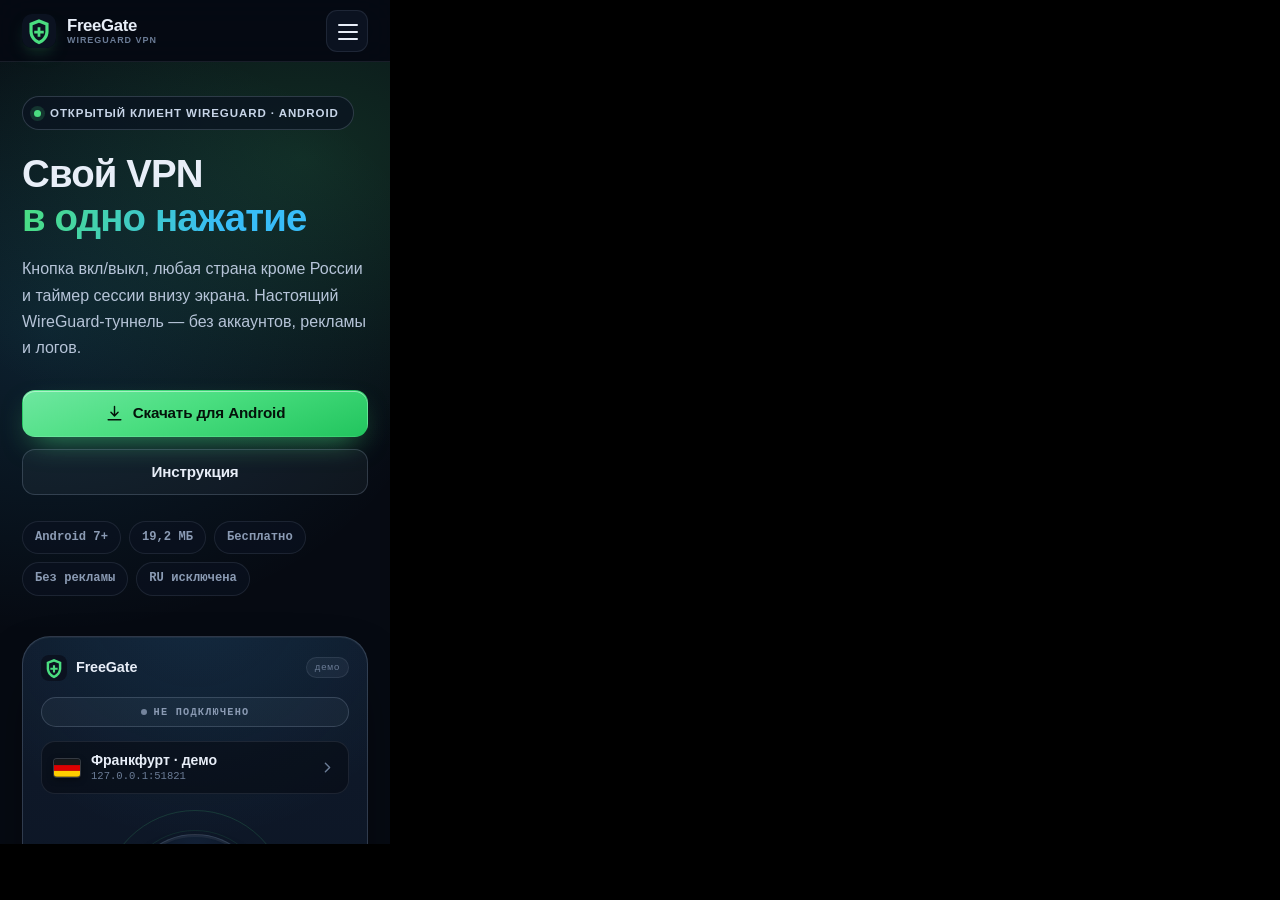
<file: _device-test.html>
<!DOCTYPE html>
<html lang="ru">
<head>
<meta charset="utf-8">
<title>device test</title>
<style>
  html, body { margin: 0; background: #000; }
  iframe { display: block; border: 0; }
</style>
</head>
<body>
<iframe id="f" title="test"></iframe>
<script>
  var params = new URLSearchParams(location.search);
  var width = parseInt(params.get('w') || '390', 10);
  var height = parseInt(params.get('h') || '844', 10);
  var target = params.get('to') || '';
  var frame = document.getElementById('f');
  frame.style.width = width + 'px';
  frame.style.height = height + 'px';
  frame.src = '/';
  frame.addEventListener('load', function () {
    var w = frame.contentWindow, d = frame.contentDocument;
    try {
      w.history.scrollRestoration = 'manual';
      d.documentElement.style.scrollBehavior = 'auto';
      d.querySelectorAll('.reveal').forEach(function (el) {
        el.classList.add('is-visible');
      });
      if (!target) return;
      var el = d.getElementById(target);
      if (!el) return;
      if (target === 'shots') {
        w.scrollTo(0, d.getElementById('screens').offsetTop - 10);
      } else {
        w.scrollTo(0, el.offsetTop + (parseInt(params.get('off') || '0', 10)));
      }
    } catch (e) {}
  });
</script>
</body>
</html>
</file>
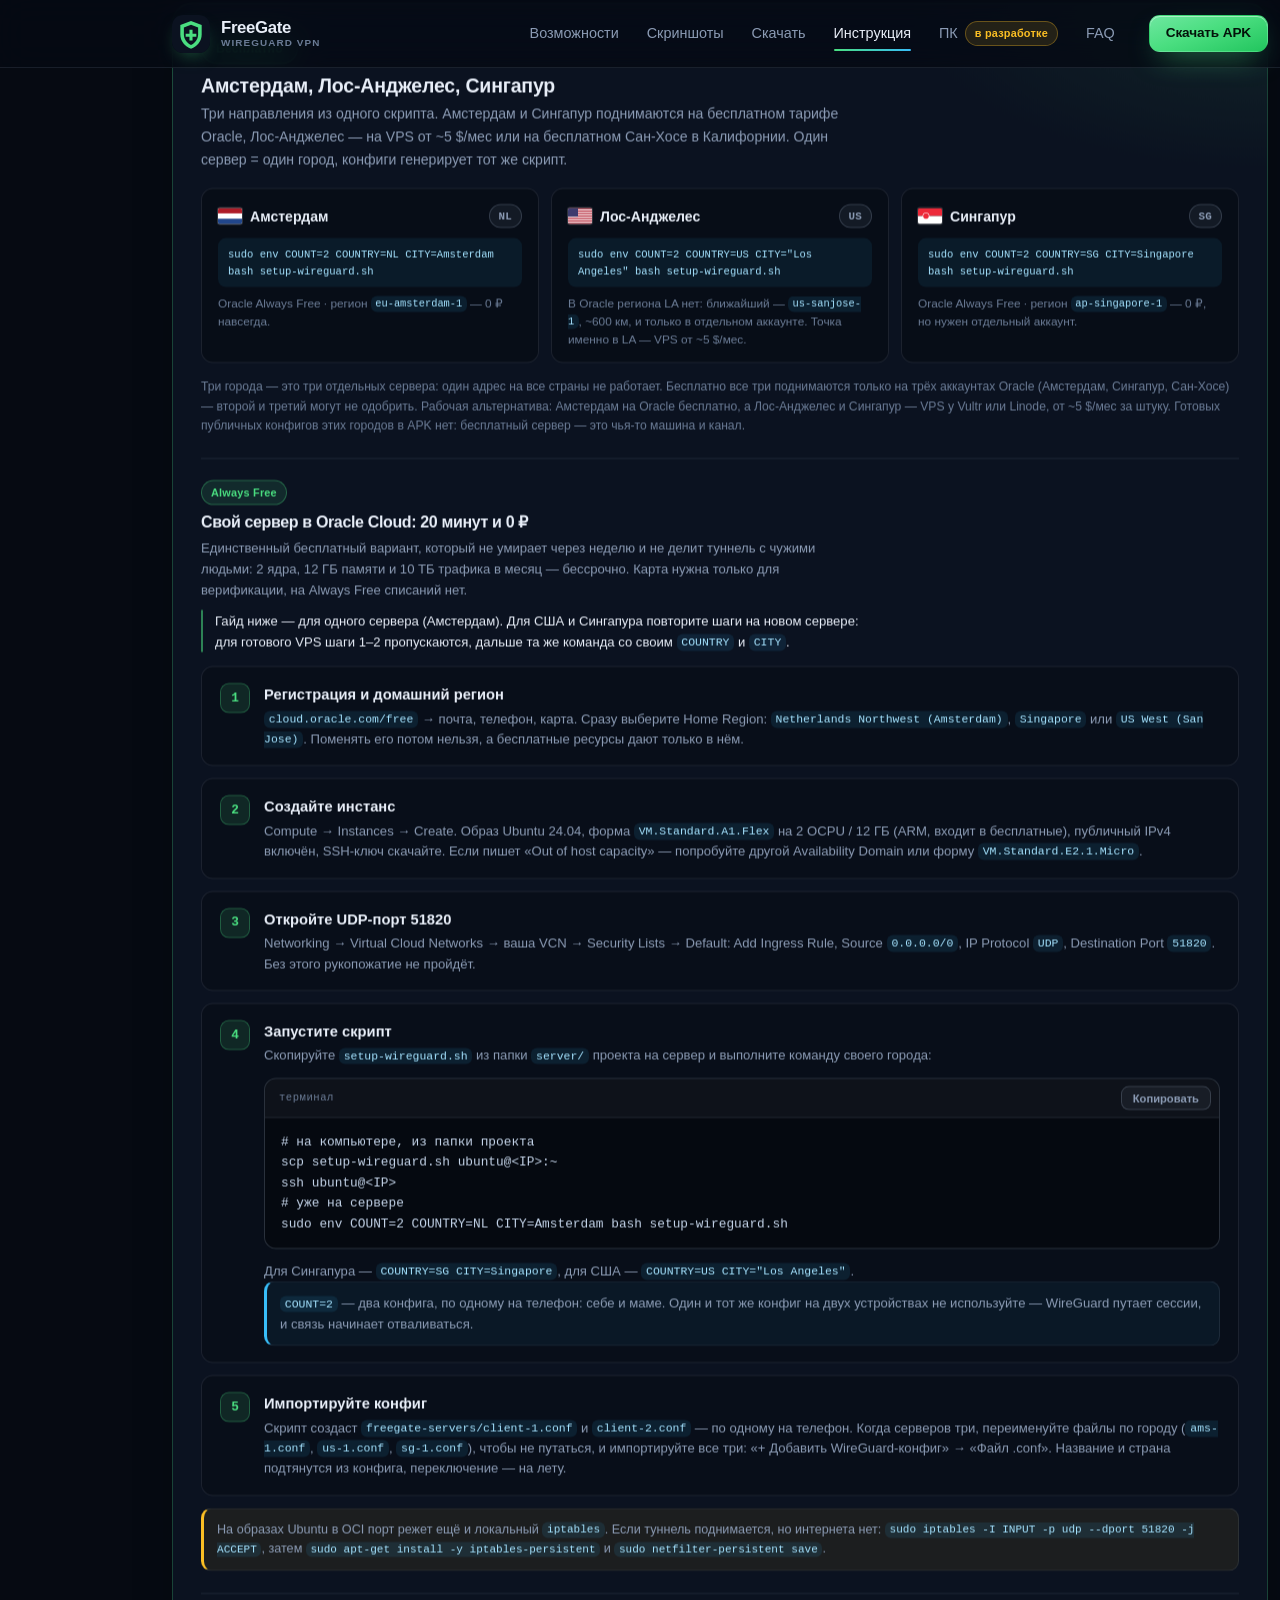
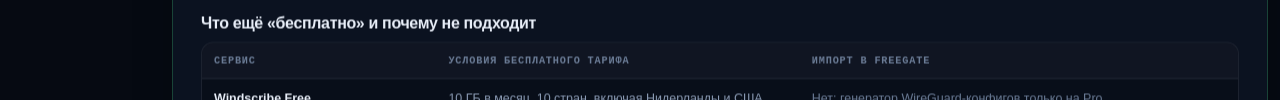
<file: _preview-free.html>
<!DOCTYPE html>
<html lang="ru">
<head>
<meta charset="utf-8">
<style>html, body { margin: 0; background: #060a12; } iframe { display: block; border: 0; }</style>
</head>
<body>
<iframe id="f" src="index.html"></iframe>
<script>
  var q = new URLSearchParams(location.search);
  var f = document.getElementById("f");
  f.style.width = (parseInt(q.get("w") || "1440", 10)) + "px";
  f.style.height = (parseInt(q.get("h") || "1700", 10)) + "px";
  f.addEventListener("load", function () {
    var d = f.contentDocument;
    d.documentElement.style.scrollBehavior = "auto";
    var st = d.createElement("style");
    st.textContent = ".reveal{opacity:1 !important;transform:none !important}";
    d.head.appendChild(st);
    var t = d.getElementById(q.get("to") || "free");
    if (t) d.documentElement.scrollTop = t.getBoundingClientRect().top + d.documentElement.scrollTop - 20 + parseInt(q.get("off") || "0", 10);
  });
</script>
</body>
</html>
</file>
